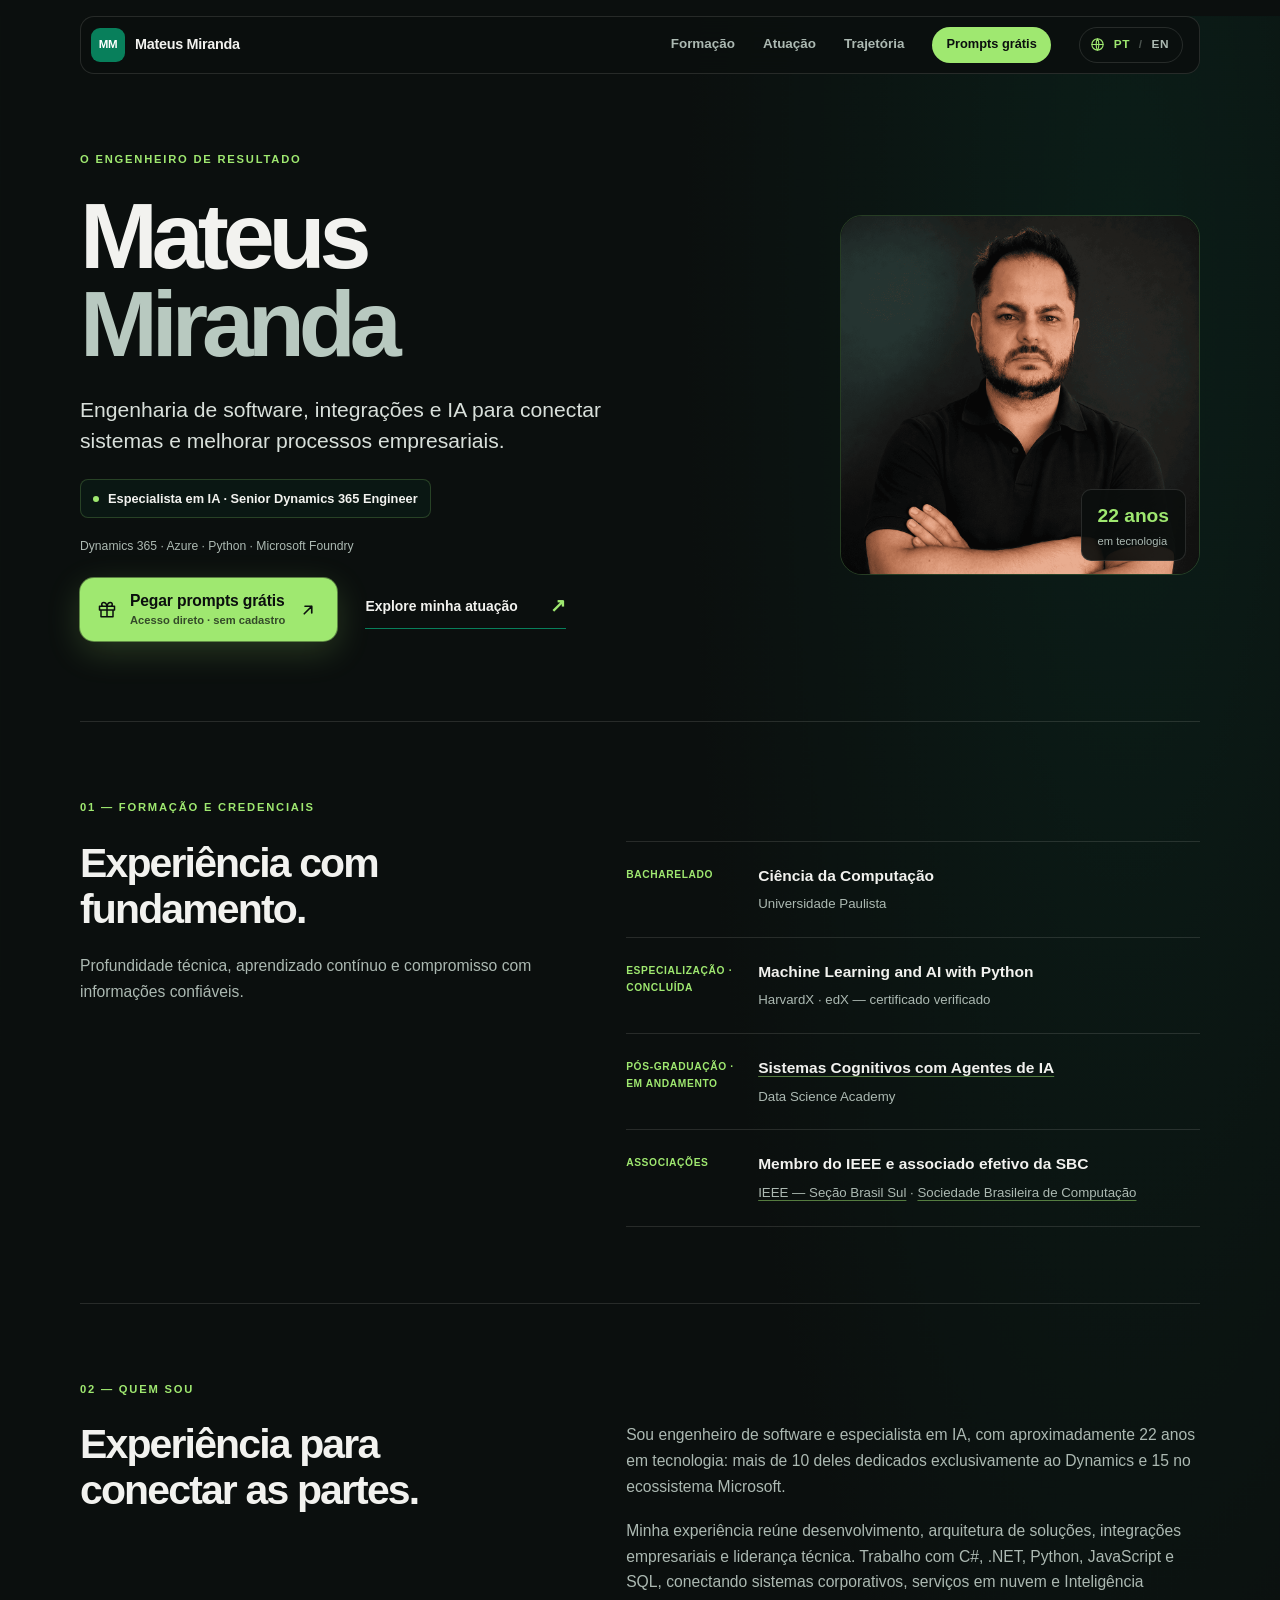
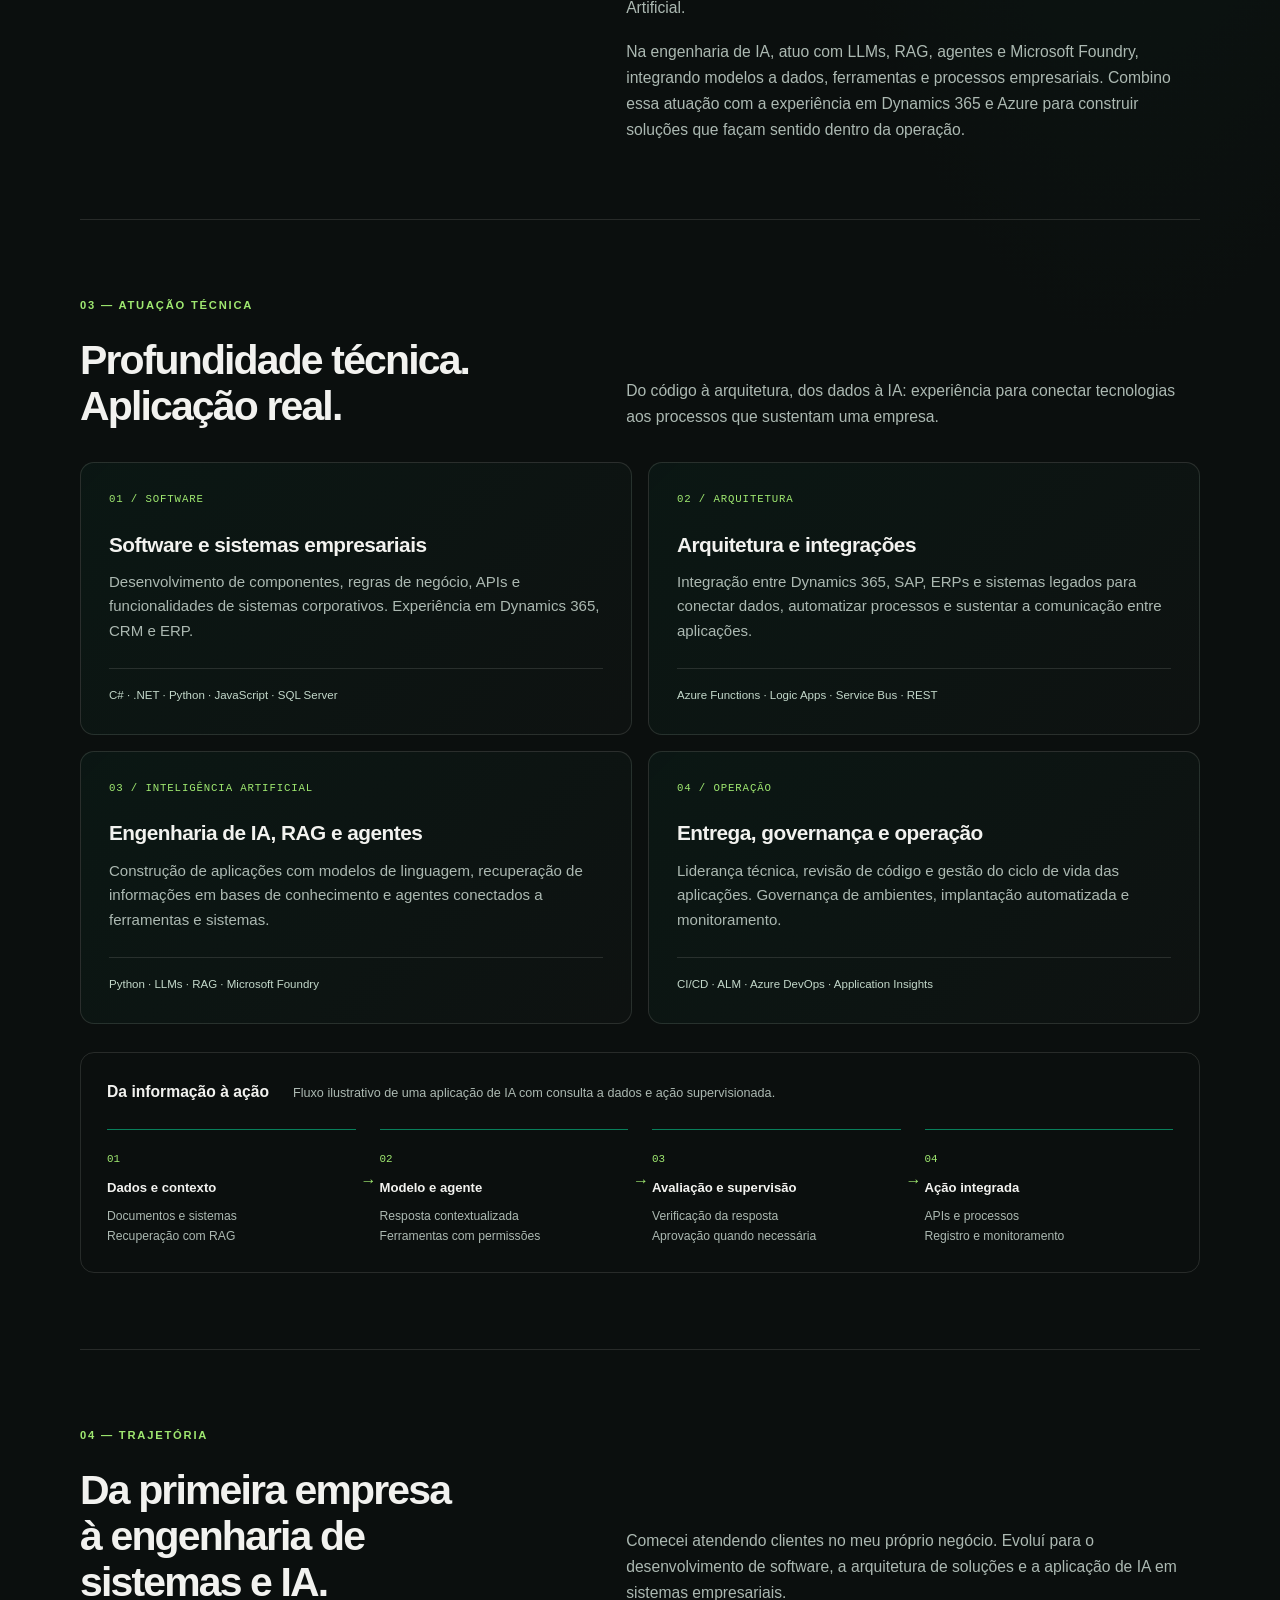
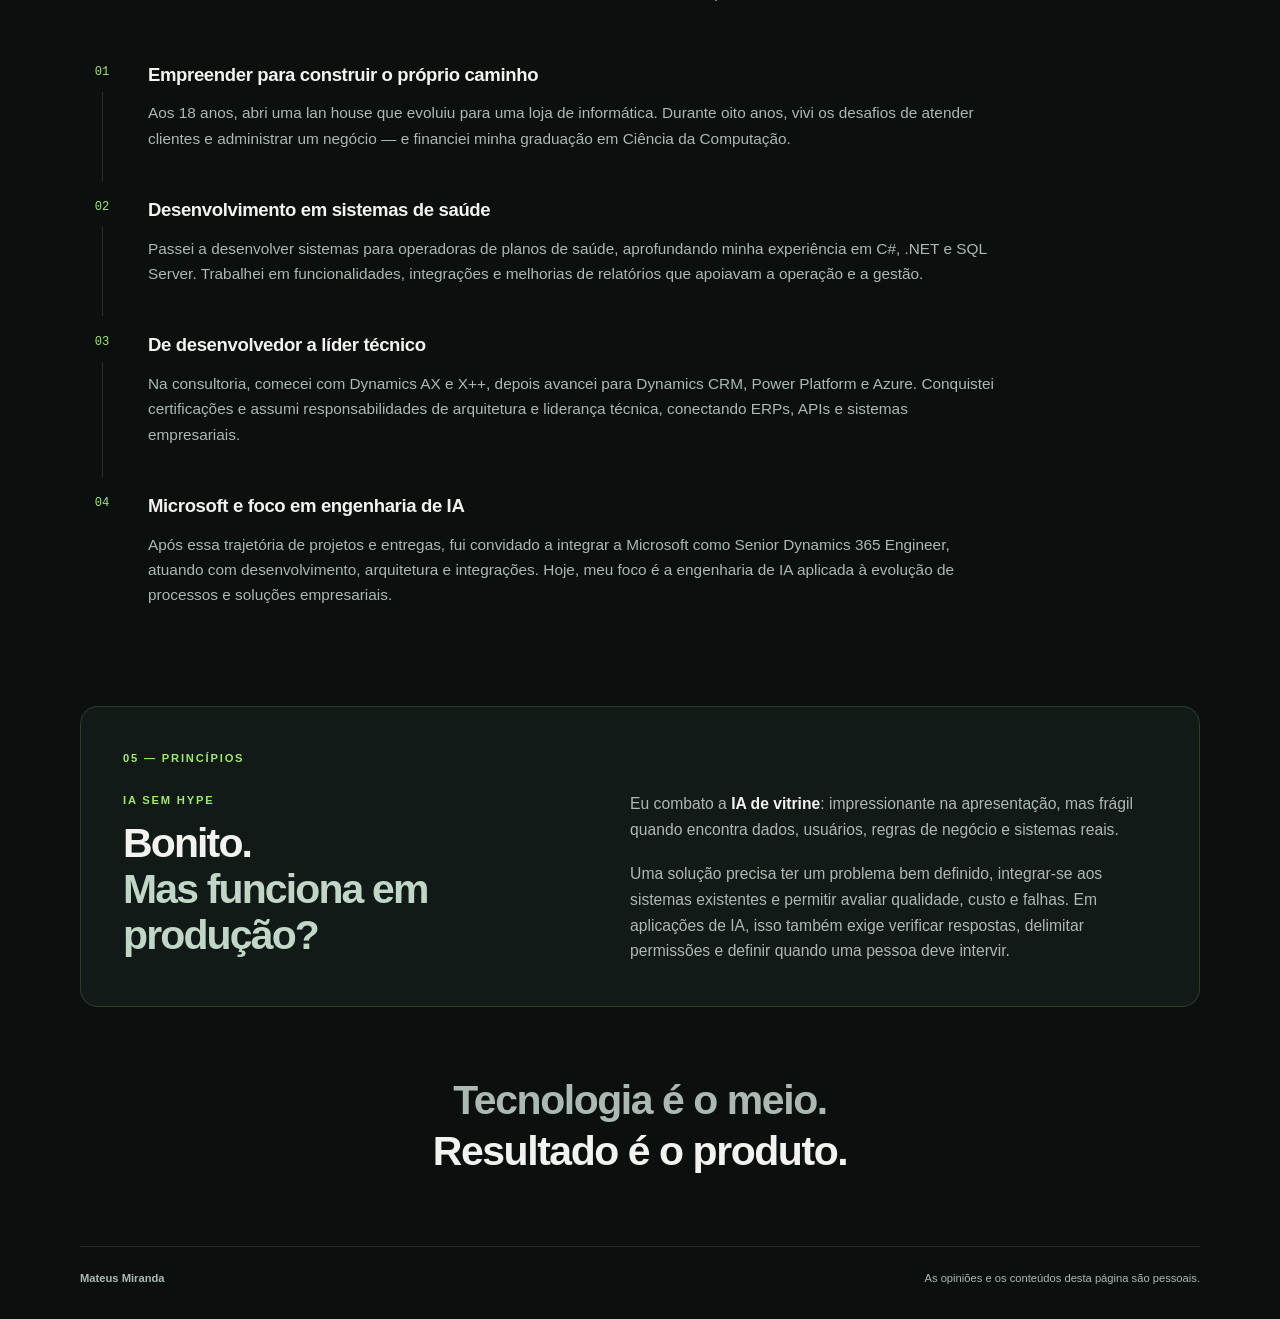
<file: index.html>
<!doctype html>
<html lang="pt-BR">
<head>
  <meta charset="utf-8">
  <meta name="viewport" content="width=device-width, initial-scale=1">
  <meta name="description" content="Mateus Miranda — Especialista em IA e Senior Dynamics 365 Engineer. Engenharia de software, Azure, Python, RAG e agentes de IA aplicados a sistemas empresariais.">
  <meta name="theme-color" content="#0b0f0e">
  <meta property="og:type" content="website">
  <meta property="og:locale" content="pt_BR">
  <meta property="og:url" content="https://mateusmirandaia.github.io/">
  <meta property="og:title" content="Mateus Miranda | Engenharia de software e IA">
  <meta property="og:description" content="Software, arquitetura e engenharia de IA para conectar sistemas e melhorar processos empresariais.">
  <meta property="og:image" content="https://mateusmirandaia.github.io/assets/mateus-miranda.png">
  <meta name="twitter:card" content="summary_large_image">
  <meta name="twitter:title" content="Mateus Miranda | Engenharia de software e IA">
  <meta name="twitter:description" content="Software, arquitetura e engenharia de IA aplicados a sistemas empresariais.">
  <meta name="twitter:image" content="https://mateusmirandaia.github.io/assets/mateus-miranda.png">
  <title>Mateus Miranda | Engenharia de IA, Dynamics 365 e Azure</title>
  <link rel="canonical" href="https://mateusmirandaia.github.io/">
  <link rel="alternate" hreflang="pt-BR" href="https://mateusmirandaia.github.io/">
  <link rel="alternate" hreflang="en" href="https://mateusmirandaia.github.io/en/">
  <link rel="alternate" hreflang="x-default" href="https://mateusmirandaia.github.io/">
  <link rel="stylesheet" href="styles.css">
</head>
<body>
  <a class="skip-link" href="#conteudo">Ir para o conteúdo</a>
  <header class="site-header">
    <a class="brand" href="#inicio" aria-label="Mateus Miranda — início"><span class="brand-mark" aria-hidden="true">MM</span><span class="brand-name">Mateus Miranda</span></a>
    <nav class="site-nav" aria-label="Navegação principal">
      <a href="#formacao">Formação</a><a href="#atuacao">Atuação</a><a href="#trajetoria">Trajetória</a><a class="nav-cta" href="https://drive.google.com/drive/folders/1ywAoeHPo-msHcX_kQ6SxG9zIAMtOaxhu?usp=sharing" target="_blank" rel="noopener">Prompts grátis</a><div class="lang-switch" role="group" aria-label="Idioma"><svg class="lang-globe" viewBox="0 0 24 24" width="15" height="15" fill="none" stroke="currentColor" stroke-width="1.8" stroke-linecap="round" aria-hidden="true"><circle cx="12" cy="12" r="9"/><path d="M3 12h18M12 3c2.8 3 2.8 15 0 18M12 3c-2.8 3-2.8 15 0 18"/></svg><a href="./" hreflang="pt-BR" lang="pt-BR" title="Português (Brasil)" aria-label="Português (Brasil)" aria-current="true">PT</a><span class="lang-sep" aria-hidden="true">/</span><a href="en/" hreflang="en" lang="en" title="English" aria-label="English">EN</a></div>
    </nav>
  </header>
  <main id="conteudo">
    <section class="hero" id="inicio" aria-labelledby="hero-title">
      <div class="hero-copy">
        <p class="eyebrow">O Engenheiro de Resultado</p>
        <h1 id="hero-title">Mateus<br><span>Miranda</span></h1>
        <p class="hero-lead">Engenharia de software, integrações e IA para conectar sistemas e melhorar processos empresariais.</p>
        <div class="role-line"><span class="status-dot" aria-hidden="true"></span>Especialista em IA · Senior Dynamics 365 Engineer</div>
        <p class="hero-stack">Dynamics 365 · Azure · Python · Microsoft Foundry</p>
        <div class="hero-actions">
          <a class="btn-primary" href="https://drive.google.com/drive/folders/1ywAoeHPo-msHcX_kQ6SxG9zIAMtOaxhu?usp=sharing" target="_blank" rel="noopener"><svg viewBox="0 0 24 24" width="18" height="18" fill="none" stroke="currentColor" stroke-width="2" stroke-linecap="round" stroke-linejoin="round" aria-hidden="true"><path d="M20 12v9H4v-9M2 7h20v5H2zM12 21V7M12 7H7.5a2.5 2.5 0 1 1 0-5C11 2 12 7 12 7zM12 7h4.5a2.5 2.5 0 1 0 0-5C13 2 12 7 12 7z"/></svg><span class="btn-text"><strong>Pegar prompts grátis</strong><small>Acesso direto · sem cadastro</small></span><svg viewBox="0 0 24 24" width="18" height="18" fill="none" stroke="currentColor" stroke-width="2.2" stroke-linecap="round" stroke-linejoin="round" aria-hidden="true"><path d="M7 17 17 7M8 7h9v9"/></svg></a>
          <a class="hero-link" href="#atuacao">Explore minha atuação <span aria-hidden="true">↗</span></a>
        </div>
      </div>
      <div class="portrait-wrap">
        <img class="portrait" src="assets/mateus-miranda.png" alt="Retrato de Mateus Miranda" width="1122" height="1402" fetchpriority="high">
        <div class="experience-badge"><strong>22 anos</strong><span>em tecnologia</span></div>
      </div>
    </section>

    <section class="section credentials" id="formacao" aria-labelledby="formacao-title">
      <div class="section-label">01 — Formação e credenciais</div>
      <div class="credentials-grid">
        <div><h2 id="formacao-title">Experiência com fundamento.</h2><p>Profundidade técnica, aprendizado contínuo e compromisso com informações confiáveis.</p></div>
        <ul class="credential-list">
          <li><span>Bacharelado</span><div><strong>Ciência da Computação</strong><small>Universidade Paulista</small></div></li>
          <li><span>Especialização · Concluída</span><div><strong>Machine Learning and AI with Python</strong><small>HarvardX · edX — certificado verificado</small></div></li>
          <li><span>Pós-graduação · Em andamento</span><div><strong><a href="https://www.datascienceacademy.com.br/course/modulo-de-pos-graduacao-em-sistemas-cognitivos-com-agentes-de-ia" target="_blank" rel="noopener">Sistemas Cognitivos com Agentes de IA</a></strong><small>Data Science Academy</small></div></li>
          <li><span>Associações</span><div><strong>Membro do IEEE e associado efetivo da SBC</strong><small><a href="https://www.ieee.org/" target="_blank" rel="noopener">IEEE — Seção Brasil Sul</a> · <a href="https://www.sbc.org.br" target="_blank" rel="noopener">Sociedade Brasileira de Computação</a></small></div></li>
        </ul>
      </div>
    </section>

    <section class="section intro" id="quem-sou" aria-labelledby="quem-sou-title">
      <div class="section-label">02 — Quem sou</div>
      <div class="intro-grid">
        <h2 id="quem-sou-title">Experiência para conectar as partes.</h2>
        <div class="prose">
          <p>Sou engenheiro de software e especialista em IA, com aproximadamente 22 anos em tecnologia: mais de 10 deles dedicados exclusivamente ao Dynamics e 15 no ecossistema Microsoft.</p>
          <p>Minha experiência reúne desenvolvimento, arquitetura de soluções, integrações empresariais e liderança técnica. Trabalho com C#, .NET, Python, JavaScript e SQL, conectando sistemas corporativos, serviços em nuvem e Inteligência Artificial.</p>
          <p>Na engenharia de IA, atuo com LLMs, RAG, agentes e Microsoft Foundry, integrando modelos a dados, ferramentas e processos empresariais. Combino essa atuação com a experiência em Dynamics 365 e Azure para construir soluções que façam sentido dentro da operação.</p>
        </div>
      </div>
    </section>

    <section class="section" id="atuacao" aria-labelledby="atuacao-title">
      <div class="section-label">03 — Atuação técnica</div>
      <div class="section-heading">
        <h2 id="atuacao-title">Profundidade técnica.<br>Aplicação real.</h2>
        <p>Do código à arquitetura, dos dados à IA: experiência para conectar tecnologias aos processos que sustentam uma empresa.</p>
      </div>
      <div class="expertise-grid">
        <article class="expertise-card">
          <span class="card-index">01 / SOFTWARE</span>
          <h3>Software e sistemas empresariais</h3>
          <p>Desenvolvimento de componentes, regras de negócio, APIs e funcionalidades de sistemas corporativos. Experiência em Dynamics 365, CRM e ERP.</p>
          <div class="tech-line">C# · .NET · Python · JavaScript · SQL Server</div>
        </article>
        <article class="expertise-card">
          <span class="card-index">02 / ARQUITETURA</span>
          <h3>Arquitetura e integrações</h3>
          <p>Integração entre Dynamics 365, SAP, ERPs e sistemas legados para conectar dados, automatizar processos e sustentar a comunicação entre aplicações.</p>
          <div class="tech-line">Azure Functions · Logic Apps · Service Bus · REST</div>
        </article>
        <article class="expertise-card">
          <span class="card-index">03 / INTELIGÊNCIA ARTIFICIAL</span>
          <h3>Engenharia de IA, RAG e agentes</h3>
          <p>Construção de aplicações com modelos de linguagem, recuperação de informações em bases de conhecimento e agentes conectados a ferramentas e sistemas.</p>
          <div class="tech-line">Python · LLMs · RAG · Microsoft Foundry</div>
        </article>
        <article class="expertise-card">
          <span class="card-index">04 / OPERAÇÃO</span>
          <h3>Entrega, governança e operação</h3>
          <p>Liderança técnica, revisão de código e gestão do ciclo de vida das aplicações. Governança de ambientes, implantação automatizada e monitoramento.</p>
          <div class="tech-line">CI/CD · ALM · Azure DevOps · Application Insights</div>
        </article>
      </div>
      <figure class="architecture">
        <figcaption><strong>Da informação à ação</strong><span>Fluxo ilustrativo de uma aplicação de IA com consulta a dados e ação supervisionada.</span></figcaption>
        <ol class="architecture-flow">
          <li><span>01</span><strong>Dados e contexto</strong><small>Documentos e sistemas<br>Recuperação com RAG</small></li>
          <li><span>02</span><strong>Modelo e agente</strong><small>Resposta contextualizada<br>Ferramentas com permissões</small></li>
          <li><span>03</span><strong>Avaliação e supervisão</strong><small>Verificação da resposta<br>Aprovação quando necessária</small></li>
          <li><span>04</span><strong>Ação integrada</strong><small>APIs e processos<br>Registro e monitoramento</small></li>
        </ol>
      </figure>
    </section>

    <section class="section" id="trajetoria" aria-labelledby="trajetoria-title">
      <div class="section-label">04 — Trajetória</div>
      <div class="section-heading">
        <h2 id="trajetoria-title">Da primeira empresa à engenharia de sistemas e IA.</h2>
        <p>Comecei atendendo clientes no meu próprio negócio. Evoluí para o desenvolvimento de software, a arquitetura de soluções e a aplicação de IA em sistemas empresariais.</p>
      </div>
      <ol class="timeline">
        <li><span class="timeline-number">01</span><div><h3>Empreender para construir o próprio caminho</h3><p>Aos 18 anos, abri uma lan house que evoluiu para uma loja de informática. Durante oito anos, vivi os desafios de atender clientes e administrar um negócio — e financiei minha graduação em Ciência da Computação.</p></div></li>
        <li><span class="timeline-number">02</span><div><h3>Desenvolvimento em sistemas de saúde</h3><p>Passei a desenvolver sistemas para operadoras de planos de saúde, aprofundando minha experiência em C#, .NET e SQL Server. Trabalhei em funcionalidades, integrações e melhorias de relatórios que apoiavam a operação e a gestão.</p></div></li>
        <li><span class="timeline-number">03</span><div><h3>De desenvolvedor a líder técnico</h3><p>Na consultoria, comecei com Dynamics AX e X++, depois avancei para Dynamics CRM, Power Platform e Azure. Conquistei certificações e assumi responsabilidades de arquitetura e liderança técnica, conectando ERPs, APIs e sistemas empresariais.</p></div></li>
        <li><span class="timeline-number">04</span><div><h3>Microsoft e foco em engenharia de IA</h3><p>Após essa trajetória de projetos e entregas, fui convidado a integrar a Microsoft como Senior Dynamics 365 Engineer, atuando com desenvolvimento, arquitetura e integrações. Hoje, meu foco é a engenharia de IA aplicada à evolução de processos e soluções empresariais.</p></div></li>
      </ol>
    </section>

    <section class="section principles" id="principios" aria-labelledby="principios-title">
      <div class="section-label">05 — Princípios</div>
      <div class="principles-grid">
        <div><p class="eyebrow">IA sem hype</p><h2 id="principios-title">Bonito.<br><span>Mas funciona em produção?</span></h2></div>
        <div class="principles-copy">
          <p>Eu combato a <strong>IA de vitrine</strong>: impressionante na apresentação, mas frágil quando encontra dados, usuários, regras de negócio e sistemas reais.</p>
          <p>Uma solução precisa ter um problema bem definido, integrar-se aos sistemas existentes e permitir avaliar qualidade, custo e falhas. Em aplicações de IA, isso também exige verificar respostas, delimitar permissões e definir quando uma pessoa deve intervir.</p>
        </div>
      </div>
    </section>
    <section class="closing" aria-label="Princípio orientador"><p>Tecnologia é o meio.</p><p class="accent">Resultado é o produto.</p></section>
  </main>
  <footer class="site-footer"><span>Mateus Miranda</span><p>As opiniões e os conteúdos desta página são pessoais.</p></footer>
</body>
</html>
</file>
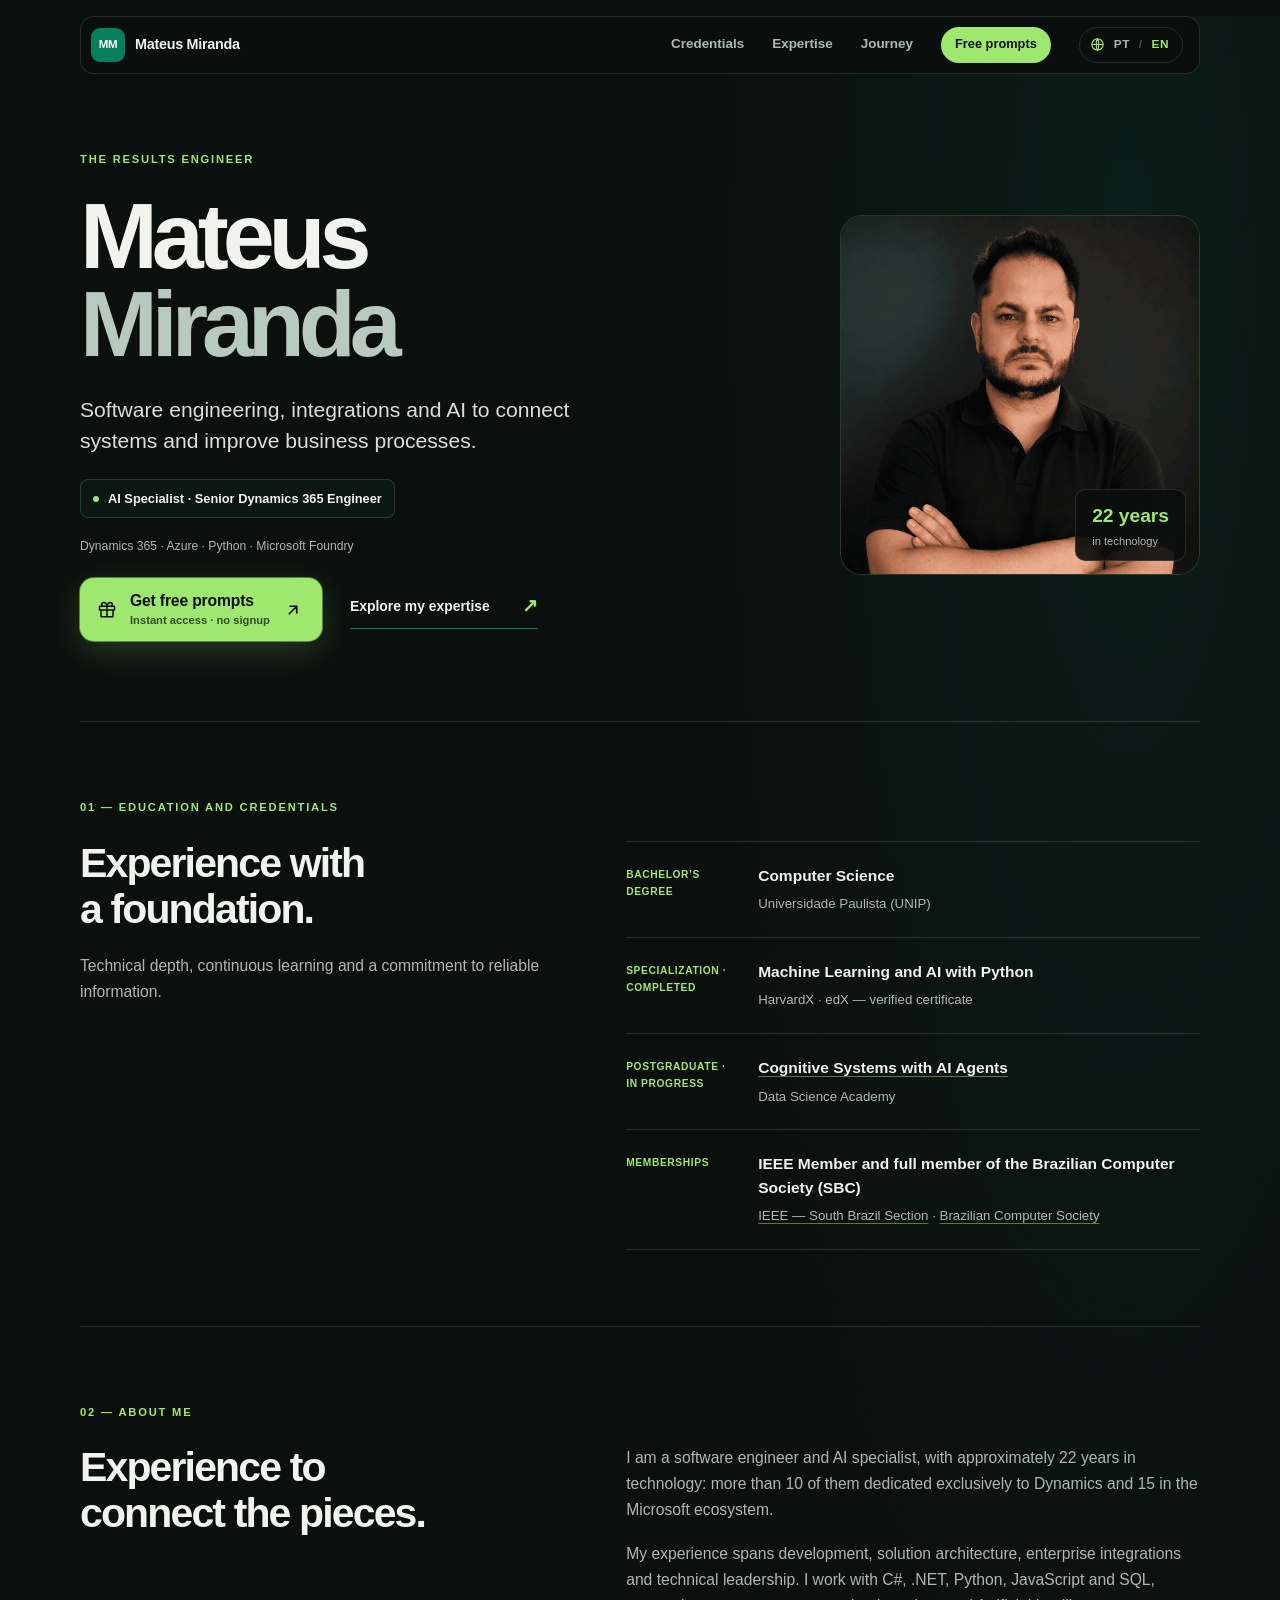
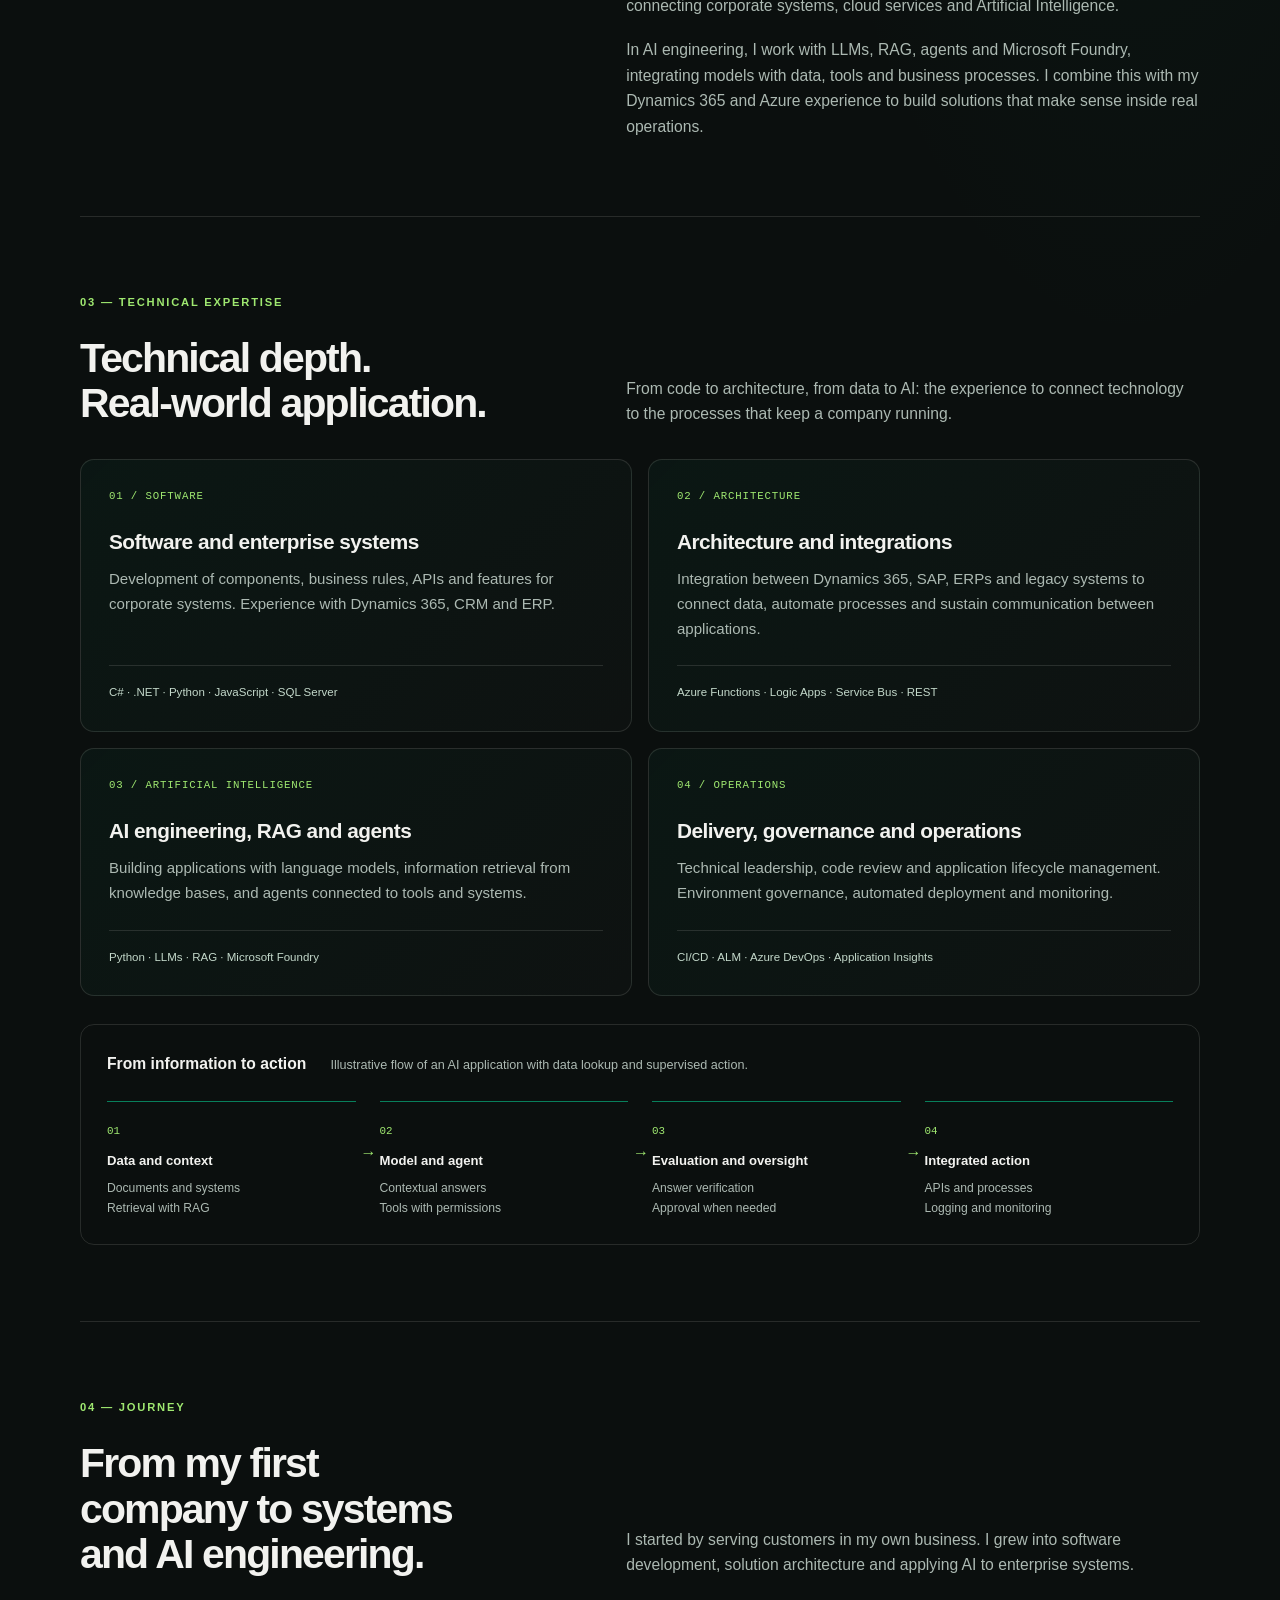
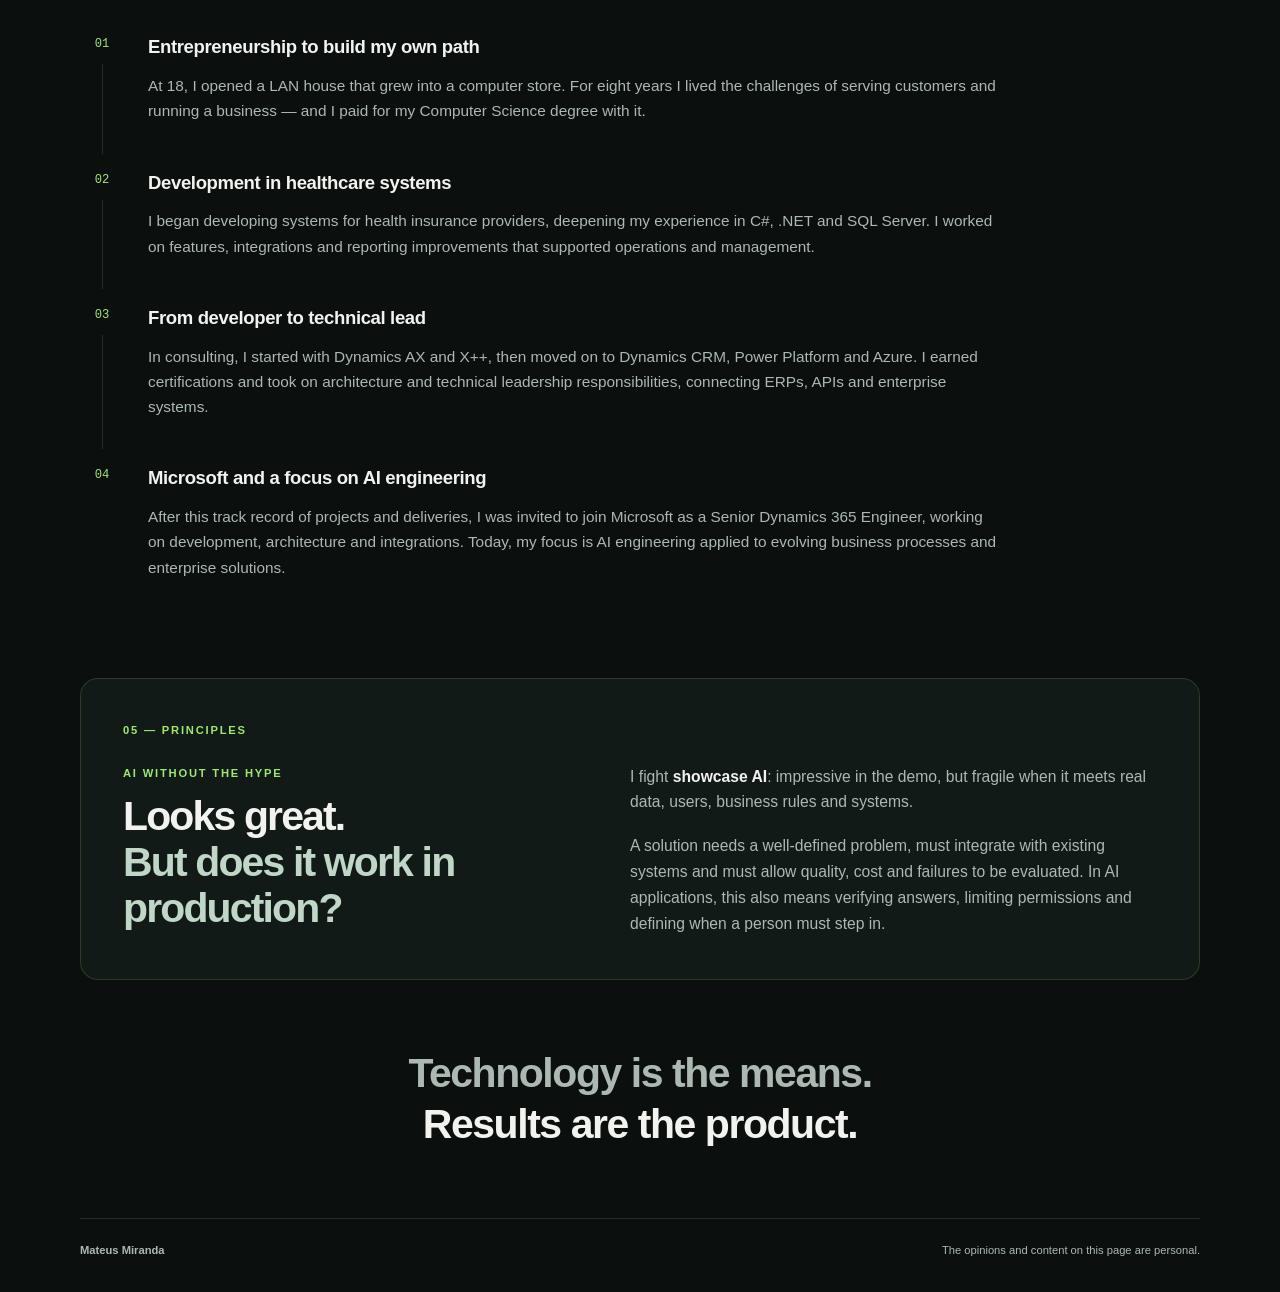
<file: en/index.html>
<!doctype html>
<html lang="en">
<head>
  <meta charset="utf-8">
  <meta name="viewport" content="width=device-width, initial-scale=1">
  <meta name="description" content="Mateus Miranda — AI Specialist and Senior Dynamics 365 Engineer. Software engineering, Azure, Python, RAG and AI agents applied to enterprise systems.">
  <meta name="theme-color" content="#0b0f0e">
  <meta property="og:type" content="website">
  <meta property="og:locale" content="en_US">
  <meta property="og:url" content="https://mateusmirandaia.github.io/en/">
  <meta property="og:title" content="Mateus Miranda | Software and AI Engineering">
  <meta property="og:description" content="Software, architecture and AI engineering to connect systems and improve business processes.">
  <meta property="og:image" content="https://mateusmirandaia.github.io/assets/mateus-miranda.png">
  <meta name="twitter:card" content="summary_large_image">
  <meta name="twitter:title" content="Mateus Miranda | Software and AI Engineering">
  <meta name="twitter:description" content="Software, architecture and AI engineering applied to enterprise systems.">
  <meta name="twitter:image" content="https://mateusmirandaia.github.io/assets/mateus-miranda.png">
  <title>Mateus Miranda | AI Engineering, Dynamics 365 and Azure</title>
  <link rel="canonical" href="https://mateusmirandaia.github.io/en/">
  <link rel="alternate" hreflang="pt-BR" href="https://mateusmirandaia.github.io/">
  <link rel="alternate" hreflang="en" href="https://mateusmirandaia.github.io/en/">
  <link rel="alternate" hreflang="x-default" href="https://mateusmirandaia.github.io/">
  <link rel="stylesheet" href="../styles.css">
</head>
<body>
  <a class="skip-link" href="#conteudo">Skip to content</a>
  <header class="site-header">
    <a class="brand" href="#inicio" aria-label="Mateus Miranda — home"><span class="brand-mark" aria-hidden="true">MM</span><span class="brand-name">Mateus Miranda</span></a>
    <nav class="site-nav" aria-label="Main navigation">
      <a href="#formacao">Credentials</a><a href="#atuacao">Expertise</a><a href="#trajetoria">Journey</a><a class="nav-cta" href="https://drive.google.com/drive/folders/1ywAoeHPo-msHcX_kQ6SxG9zIAMtOaxhu?usp=sharing" target="_blank" rel="noopener">Free prompts</a><div class="lang-switch" role="group" aria-label="Language"><svg class="lang-globe" viewBox="0 0 24 24" width="15" height="15" fill="none" stroke="currentColor" stroke-width="1.8" stroke-linecap="round" aria-hidden="true"><circle cx="12" cy="12" r="9"/><path d="M3 12h18M12 3c2.8 3 2.8 15 0 18M12 3c-2.8 3-2.8 15 0 18"/></svg><a href="../" hreflang="pt-BR" lang="pt-BR" title="Português (Brasil)" aria-label="Português (Brasil)">PT</a><span class="lang-sep" aria-hidden="true">/</span><a href="./" hreflang="en" lang="en" title="English" aria-label="English" aria-current="true">EN</a></div>
    </nav>
  </header>
  <main id="conteudo">
    <section class="hero" id="inicio" aria-labelledby="hero-title">
      <div class="hero-copy">
        <p class="eyebrow">The Results Engineer</p>
        <h1 id="hero-title">Mateus<br><span>Miranda</span></h1>
        <p class="hero-lead">Software engineering, integrations and AI to connect systems and improve business processes.</p>
        <div class="role-line"><span class="status-dot" aria-hidden="true"></span>AI Specialist · Senior Dynamics 365 Engineer</div>
        <p class="hero-stack">Dynamics 365 · Azure · Python · Microsoft Foundry</p>
        <div class="hero-actions">
          <a class="btn-primary" href="https://drive.google.com/drive/folders/1ywAoeHPo-msHcX_kQ6SxG9zIAMtOaxhu?usp=sharing" target="_blank" rel="noopener"><svg viewBox="0 0 24 24" width="18" height="18" fill="none" stroke="currentColor" stroke-width="2" stroke-linecap="round" stroke-linejoin="round" aria-hidden="true"><path d="M20 12v9H4v-9M2 7h20v5H2zM12 21V7M12 7H7.5a2.5 2.5 0 1 1 0-5C11 2 12 7 12 7zM12 7h4.5a2.5 2.5 0 1 0 0-5C13 2 12 7 12 7z"/></svg><span class="btn-text"><strong>Get free prompts</strong><small>Instant access · no signup</small></span><svg viewBox="0 0 24 24" width="18" height="18" fill="none" stroke="currentColor" stroke-width="2.2" stroke-linecap="round" stroke-linejoin="round" aria-hidden="true"><path d="M7 17 17 7M8 7h9v9"/></svg></a>
          <a class="hero-link" href="#atuacao">Explore my expertise <span aria-hidden="true">↗</span></a>
        </div>
      </div>
      <div class="portrait-wrap">
        <img class="portrait" src="../assets/mateus-miranda.png" alt="Portrait of Mateus Miranda" width="1122" height="1402" fetchpriority="high">
        <div class="experience-badge"><strong>22 years</strong><span>in technology</span></div>
      </div>
    </section>

    <section class="section credentials" id="formacao" aria-labelledby="formacao-title">
      <div class="section-label">01 — Education and credentials</div>
      <div class="credentials-grid">
        <div><h2 id="formacao-title">Experience with a foundation.</h2><p>Technical depth, continuous learning and a commitment to reliable information.</p></div>
        <ul class="credential-list">
          <li><span>Bachelor’s degree</span><div><strong>Computer Science</strong><small>Universidade Paulista (UNIP)</small></div></li>
          <li><span>Specialization · Completed</span><div><strong>Machine Learning and AI with Python</strong><small>HarvardX · edX — verified certificate</small></div></li>
          <li><span>Postgraduate · In progress</span><div><strong><a href="https://www.datascienceacademy.com.br/course/modulo-de-pos-graduacao-em-sistemas-cognitivos-com-agentes-de-ia" target="_blank" rel="noopener">Cognitive Systems with AI Agents</a></strong><small>Data Science Academy</small></div></li>
          <li><span>Memberships</span><div><strong>IEEE Member and full member of the Brazilian Computer Society (SBC)</strong><small><a href="https://www.ieee.org/" target="_blank" rel="noopener">IEEE — South Brazil Section</a> · <a href="https://www.sbc.org.br" target="_blank" rel="noopener">Brazilian Computer Society</a></small></div></li>
        </ul>
      </div>
    </section>

    <section class="section intro" id="quem-sou" aria-labelledby="quem-sou-title">
      <div class="section-label">02 — About me</div>
      <div class="intro-grid">
        <h2 id="quem-sou-title">Experience to connect the pieces.</h2>
        <div class="prose">
          <p>I am a software engineer and AI specialist, with approximately 22 years in technology: more than 10 of them dedicated exclusively to Dynamics and 15 in the Microsoft ecosystem.</p>
          <p>My experience spans development, solution architecture, enterprise integrations and technical leadership. I work with C#, .NET, Python, JavaScript and SQL, connecting corporate systems, cloud services and Artificial Intelligence.</p>
          <p>In AI engineering, I work with LLMs, RAG, agents and Microsoft Foundry, integrating models with data, tools and business processes. I combine this with my Dynamics 365 and Azure experience to build solutions that make sense inside real operations.</p>
        </div>
      </div>
    </section>

    <section class="section" id="atuacao" aria-labelledby="atuacao-title">
      <div class="section-label">03 — Technical expertise</div>
      <div class="section-heading">
        <h2 id="atuacao-title">Technical depth.<br>Real-world application.</h2>
        <p>From code to architecture, from data to AI: the experience to connect technology to the processes that keep a company running.</p>
      </div>
      <div class="expertise-grid">
        <article class="expertise-card">
          <span class="card-index">01 / SOFTWARE</span>
          <h3>Software and enterprise systems</h3>
          <p>Development of components, business rules, APIs and features for corporate systems. Experience with Dynamics 365, CRM and ERP.</p>
          <div class="tech-line">C# · .NET · Python · JavaScript · SQL Server</div>
        </article>
        <article class="expertise-card">
          <span class="card-index">02 / ARCHITECTURE</span>
          <h3>Architecture and integrations</h3>
          <p>Integration between Dynamics 365, SAP, ERPs and legacy systems to connect data, automate processes and sustain communication between applications.</p>
          <div class="tech-line">Azure Functions · Logic Apps · Service Bus · REST</div>
        </article>
        <article class="expertise-card">
          <span class="card-index">03 / ARTIFICIAL INTELLIGENCE</span>
          <h3>AI engineering, RAG and agents</h3>
          <p>Building applications with language models, information retrieval from knowledge bases, and agents connected to tools and systems.</p>
          <div class="tech-line">Python · LLMs · RAG · Microsoft Foundry</div>
        </article>
        <article class="expertise-card">
          <span class="card-index">04 / OPERATIONS</span>
          <h3>Delivery, governance and operations</h3>
          <p>Technical leadership, code review and application lifecycle management. Environment governance, automated deployment and monitoring.</p>
          <div class="tech-line">CI/CD · ALM · Azure DevOps · Application Insights</div>
        </article>
      </div>
      <figure class="architecture">
        <figcaption><strong>From information to action</strong><span>Illustrative flow of an AI application with data lookup and supervised action.</span></figcaption>
        <ol class="architecture-flow">
          <li><span>01</span><strong>Data and context</strong><small>Documents and systems<br>Retrieval with RAG</small></li>
          <li><span>02</span><strong>Model and agent</strong><small>Contextual answers<br>Tools with permissions</small></li>
          <li><span>03</span><strong>Evaluation and oversight</strong><small>Answer verification<br>Approval when needed</small></li>
          <li><span>04</span><strong>Integrated action</strong><small>APIs and processes<br>Logging and monitoring</small></li>
        </ol>
      </figure>
    </section>

    <section class="section" id="trajetoria" aria-labelledby="trajetoria-title">
      <div class="section-label">04 — Journey</div>
      <div class="section-heading">
        <h2 id="trajetoria-title">From my first company to systems and AI engineering.</h2>
        <p>I started by serving customers in my own business. I grew into software development, solution architecture and applying AI to enterprise systems.</p>
      </div>
      <ol class="timeline">
        <li><span class="timeline-number">01</span><div><h3>Entrepreneurship to build my own path</h3><p>At 18, I opened a LAN house that grew into a computer store. For eight years I lived the challenges of serving customers and running a business — and I paid for my Computer Science degree with it.</p></div></li>
        <li><span class="timeline-number">02</span><div><h3>Development in healthcare systems</h3><p>I began developing systems for health insurance providers, deepening my experience in C#, .NET and SQL Server. I worked on features, integrations and reporting improvements that supported operations and management.</p></div></li>
        <li><span class="timeline-number">03</span><div><h3>From developer to technical lead</h3><p>In consulting, I started with Dynamics AX and X++, then moved on to Dynamics CRM, Power Platform and Azure. I earned certifications and took on architecture and technical leadership responsibilities, connecting ERPs, APIs and enterprise systems.</p></div></li>
        <li><span class="timeline-number">04</span><div><h3>Microsoft and a focus on AI engineering</h3><p>After this track record of projects and deliveries, I was invited to join Microsoft as a Senior Dynamics 365 Engineer, working on development, architecture and integrations. Today, my focus is AI engineering applied to evolving business processes and enterprise solutions.</p></div></li>
      </ol>
    </section>

    <section class="section principles" id="principios" aria-labelledby="principios-title">
      <div class="section-label">05 — Principles</div>
      <div class="principles-grid">
        <div><p class="eyebrow">AI without the hype</p><h2 id="principios-title">Looks great.<br><span>But does it work in production?</span></h2></div>
        <div class="principles-copy">
          <p>I fight <strong>showcase AI</strong>: impressive in the demo, but fragile when it meets real data, users, business rules and systems.</p>
          <p>A solution needs a well-defined problem, must integrate with existing systems and must allow quality, cost and failures to be evaluated. In AI applications, this also means verifying answers, limiting permissions and defining when a person must step in.</p>
        </div>
      </div>
    </section>
    <section class="closing" aria-label="Guiding principle"><p>Technology is the means.</p><p class="accent">Results are the product.</p></section>
  </main>
  <footer class="site-footer"><span>Mateus Miranda</span><p>The opinions and content on this page are personal.</p></footer>
</body>
</html>
</file>
<file: styles.css>
:root {
  color-scheme: dark;
  --bg: #0b0f0e;
  --panel: #111a17;
  --text: #f2f2ef;
  --muted: #acb9b2;
  --green: #087f5b;
  --accent: #9fe870;
  --line: rgba(242,242,239,.12);
  --page: min(1120px, calc(100% - 64px));
  font-family: Inter, "Segoe UI", Roboto, Helvetica, Arial, sans-serif;
}
* { box-sizing: border-box; }
html { scroll-behavior: smooth; background: var(--bg); scroll-padding-top: 100px; }
body { margin: 0; color: var(--text); background: radial-gradient(ellipse at 88% 6%,rgba(8,127,91,.13),transparent 28%),var(--bg); line-height: 1.65; }
a { color: inherit; text-decoration: none; }
a:focus-visible { outline: 2px solid var(--accent); outline-offset: 6px; border-radius: 3px; }
img { display: block; max-width: 100%; }
p { margin: 0 0 18px; }
.skip-link { position: fixed; top: 12px; left: 12px; z-index: 100; padding: 10px 16px; background: var(--accent); color: var(--bg); transform: translateY(-160%); }
.skip-link:focus { transform: none; }
.site-header { position: sticky; top: 16px; z-index: 50; display: flex; justify-content: space-between; align-items: center; width: var(--page); margin: 16px auto 0; padding: 10px 16px 10px 10px; border: 1px solid var(--line); border-radius: 14px; background: rgba(11,15,14,.94); backdrop-filter: blur(14px); }
.brand { display: flex; align-items: center; gap: 10px; font-size: .9rem; font-weight: 700; letter-spacing: -.02em; }
.brand-mark { display: grid; place-items: center; width: 34px; height: 34px; border-radius: 9px; background: var(--green); color: white; font-size: .72rem; }
.site-nav { display: flex; gap: 28px; font-size: .84rem; font-weight: 600; color: var(--muted); }
.site-nav a { padding: 6px 0; }
.site-nav a:hover { color: var(--accent); }
.lang-switch { display: inline-flex; align-items: center; gap: 6px; padding: 5px 10px; border: 1px solid var(--line); border-radius: 999px; font-size: .74rem; font-weight: 700; letter-spacing: .04em; color: var(--muted); }
.site-nav .lang-switch a { padding: 2px 3px; }
.lang-globe { flex-shrink: 0; color: var(--accent); }
.lang-sep { opacity: .4; }
.lang-switch a[aria-current="true"] { color: var(--accent); }
.hero { display: grid; grid-template-columns: 1.2fr .8fr; align-items: center; gap: 64px; width: var(--page); margin: auto; padding: 76px 0 80px; }
.eyebrow,.section-label { margin: 0 0 24px; color: var(--accent); font-size: .7rem; font-weight: 750; letter-spacing: .16em; text-transform: uppercase; }
.hero h1 { margin: 0; font-size: clamp(4.1rem,7.3vw,6.4rem); font-weight: 800; line-height: .94; letter-spacing: -.065em; }
.hero h1 span { color: #b8c9c0; }
.hero-lead { max-width: 560px; margin: 26px 0 22px; font-size: clamp(1.1rem,1.8vw,1.32rem); line-height: 1.5; color: #d9e0db; }
.role-line { display: inline-flex; align-items: center; gap: 9px; padding: 8px 12px; border: 1px solid rgba(159,232,112,.2); border-radius: 8px; background: rgba(8,127,91,.08); font-size: .8rem; font-weight: 600; }
.status-dot { width: 6px; height: 6px; flex: 0 0 6px; border-radius: 50%; background: var(--accent); }
.hero-stack { margin: 18px 0 22px; color: var(--muted); font-size: .76rem; }
.hero-link { display: inline-flex; gap: 32px; align-items: center; padding-bottom: 6px; border-bottom: 1px solid var(--green); font-weight: 650; font-size: .87rem; }
.hero-link span { color: var(--accent); font-size: 1.2rem; }
.portrait-wrap { position: relative; justify-self: end; width: min(100%,360px); aspect-ratio: 1; }
.portrait { width: 100%; height: 100%; object-fit: cover; object-position: 50% 30%; border: 1px solid rgba(159,232,112,.19); border-radius: 22px; }
.experience-badge { position: absolute; right: 14px; bottom: 14px; display: flex; flex-direction: column; padding: 10px 16px; border: 1px solid var(--line); border-radius: 10px; background: rgba(11,15,14,.91); }
.experience-badge strong { font-size: 1.2rem; color: var(--accent); }
.experience-badge span { font-size: .7rem; color: var(--muted); }
.section { width: var(--page); margin: auto; padding: 76px 0; border-top: 1px solid var(--line); }
.section h2 { margin: 0; max-width: 660px; font-size: clamp(2rem,3.2vw,3.1rem); line-height: 1.12; letter-spacing: -.045em; font-weight: 720; text-wrap: balance; }
.intro-grid,.section-heading,.credentials-grid,.principles-grid { display: grid; grid-template-columns: 1fr 1.2fr; gap: 68px; }
.prose,.section-heading p,.credentials-grid p,.principles-copy { color: var(--muted); font-size: .98rem; }
.prose p:last-child,.section-heading p:last-child,.principles-copy p:last-child { margin-bottom: 0; }
.section-heading { align-items: end; margin-bottom: 32px; }
.expertise-grid { display: grid; grid-template-columns: repeat(2,minmax(0,1fr)); gap: 16px; }
.expertise-card { display: flex; flex-direction: column; padding: 28px; border: 1px solid var(--line); border-radius: 14px; background: linear-gradient(135deg,rgba(8,127,91,.07),rgba(255,255,255,.015)); transition: border-color .2s ease; }
.expertise-card:hover { border-color: rgba(159,232,112,.4); }
.card-index { font-family: Consolas,monospace; color: var(--accent); font-size: .67rem; letter-spacing: .08em; }
.expertise-card h3 { margin: 22px 0 12px; font-size: 1.3rem; line-height: 1.3; letter-spacing: -.025em; }
.expertise-card p { color: var(--muted); font-size: .94rem; margin: 0 0 24px; }
.tech-line { margin-top: auto; padding-top: 16px; border-top: 1px solid var(--line); font-size: .72rem; color: #c3d8ca; line-height: 1.8; }
.architecture { margin: 28px 0 0; padding: 26px; border: 1px solid var(--line); border-radius: 14px; }
.architecture figcaption { display: flex; gap: 24px; align-items: baseline; }
.architecture figcaption strong { font-size: .98rem; flex-shrink: 0; }
.architecture figcaption span { font-size: .79rem; color: var(--muted); }
.architecture-flow { display: grid; grid-template-columns: repeat(4,minmax(0,1fr)); gap: 24px; list-style: none; padding: 0; margin: 24px 0 0; }
.architecture-flow li { position: relative; border-top: 1px solid var(--green); padding: 14px 0 0; }
.architecture-flow li + li::before { content: "→"; position: absolute; left: -19px; top: 38px; color: var(--accent); }
.architecture-flow span { color: var(--accent); font: .68rem Consolas,monospace; }
.architecture-flow strong,.architecture-flow small { display: block; }
.architecture-flow strong { font-size: .82rem; margin: 7px 0; }
.architecture-flow small { font-size: .76rem; color: var(--muted); }
.timeline { list-style: none; padding: 0; margin: 0; }
.timeline li { display: grid; grid-template-columns: 44px 1fr; gap: 24px; padding: 22px 0; }
.timeline-number { position: relative; display: flex; align-items: flex-start; justify-content: center; color: var(--accent); font: .76rem Consolas,monospace; padding-top: 5px; }
.timeline li:not(:last-child) .timeline-number::after { content: ""; position: absolute; width: 1px; top: 32px; bottom: -30px; left: 50%; background: var(--line); }
.timeline h3 { margin: 0 0 10px; font-size: 1.16rem; letter-spacing: -.02em; }
.timeline p { max-width: 850px; margin: 0; color: var(--muted); font-size: .96rem; }
.credentials-grid p { margin-top: 20px; }
.credential-list { margin: 0; padding: 0; list-style: none; border-top: 1px solid var(--line); }
.credential-list li { display: grid; grid-template-columns: 112px 1fr; gap: 20px; padding: 22px 0; border-bottom: 1px solid var(--line); }
.credential-list li > span { padding-top: 3px; color: var(--accent); font-size: .64rem; letter-spacing: .06em; font-weight: 700; text-transform: uppercase; }
.credential-list strong { display: block; font-size: .97rem; line-height: 1.5; }
.credential-list a { color: inherit; text-decoration: underline; text-decoration-color: rgba(159,232,112,.5); text-underline-offset: 3px; }
.credential-list a:hover { color: var(--accent); }
.credential-list small { display: block; color: var(--muted); margin-top: 6px; font-size: .83rem; }
.principles { padding: 42px; border: 1px solid rgba(159,232,112,.17); border-radius: 18px; background: var(--panel); }
.principles h2 span { color: #c0d7c7; }
.principles .eyebrow { margin-bottom: 12px; }
.principles-copy strong { color: var(--text); }
.closing { width: var(--page); margin: auto; padding: 68px 0; text-align: center; }
.closing p { margin: 0; color: var(--muted); font-size: clamp(1.5rem,3.2vw,2.6rem); font-weight: 650; line-height: 1.25; letter-spacing: -.035em; }
.closing .accent { color: var(--text); }
.site-footer { display: flex; justify-content: space-between; gap: 40px; width: var(--page); margin: auto; padding: 22px 0 32px; border-top: 1px solid var(--line); color: var(--muted); font-size: .7rem; }
.site-footer > span { flex-shrink: 0; font-weight: 700; }
.site-footer p { max-width: 540px; margin: 0; text-align: right; }
@media (max-width: 900px) {
  :root { --page: calc(100% - 40px); }
  .hero { gap: 32px; padding: 56px 0; grid-template-columns: 1.15fr .85fr; }
  .hero h1 { font-size: clamp(3.5rem,8vw,5rem); }
  .intro-grid,.section-heading,.credentials-grid,.principles-grid { gap: 32px; }
  .architecture figcaption { display: block; }
  .architecture figcaption span { display: block; margin-top: 6px; }
  .architecture-flow { grid-template-columns: repeat(2,minmax(0,1fr)); }
  .architecture-flow li + li::before { content: none; }
}
@media (max-width: 640px) {
  :root { --page: calc(100% - 36px); }
  html { scroll-padding-top: 132px; }
  .site-header { top: 8px; flex-direction: column; align-items: stretch; gap: 7px; padding: 10px 12px 6px; margin-top: 8px; }
  .brand { font-size: .85rem; }
  .brand-mark { width: 28px; height: 28px; font-size: .65rem; }
  .site-nav { justify-content: space-between; gap: 12px; border-top: 1px solid var(--line); padding-top: 3px; font-size: .78rem; }
  .site-nav a { padding: 8px 4px; }
  .site-nav { gap: 6px; }
  .lang-switch { padding: 2px 8px; gap: 4px; }
  .hero { grid-template-columns: 1fr; gap: 32px; padding: 38px 0 44px; }
  .hero h1 { font-size: clamp(3.6rem,17vw,5rem); }
  .eyebrow,.section-label { margin-bottom: 18px; font-size: .65rem; }
  .hero-lead { margin: 22px 0 18px; font-size: 1.06rem; }
  .role-line { font-size: .72rem; }
  .hero-stack { font-size: .73rem; }
  .portrait-wrap { width: min(100%,290px); justify-self: center; }
  .section { padding: 46px 0; }
  .section h2 { font-size: 2rem; }
  .intro-grid,.section-heading,.credentials-grid,.principles-grid { grid-template-columns: 1fr; gap: 22px; }
  .section-heading { margin-bottom: 24px; }
  .expertise-grid { grid-template-columns: 1fr; }
  .expertise-card { padding: 23px; }
  .expertise-card h3 { font-size: 1.2rem; margin-top: 16px; }
  .architecture { padding: 22px; }
  .architecture-flow { grid-template-columns: 1fr; gap: 22px; }
  .architecture-flow li { padding-left: 20px; border-top: 0; border-left: 1px solid var(--green); padding-top: 0; }
  .architecture-flow li + li::before { content: "↓"; left: -5px; top: -23px; font-size: .85rem; }
  .timeline li { grid-template-columns: 24px 1fr; gap: 16px; padding: 18px 0; }
  .timeline h3 { font-size: 1.1rem; }
  .credential-list li { grid-template-columns: 1fr; gap: 7px; padding: 19px 0; }
  .principles { padding: 26px 22px; }
  .closing { padding: 46px 0; }
  .site-footer { flex-direction: column; gap: 10px; }
  .site-footer p { text-align: left; }
}
@media (prefers-reduced-motion: reduce) { html { scroll-behavior: auto; } * { transition: none !important; } }

.hero-actions { display: flex; flex-wrap: wrap; align-items: center; gap: 22px 28px; }
.btn-primary { display: inline-flex; align-items: center; gap: 14px; padding: 14px 20px 14px 18px; border-radius: 14px; background: var(--accent); color: #0b0f0e; box-shadow: 0 0 0 1px rgba(159,232,112,.5), 0 10px 34px rgba(159,232,112,.2); transition: transform .18s ease, box-shadow .18s ease; }
.btn-primary:hover { transform: translateY(-2px); box-shadow: 0 0 0 1px rgba(159,232,112,.8), 0 14px 40px rgba(159,232,112,.32); }
.btn-primary:focus-visible { outline-color: var(--text); }
.btn-text { display: flex; flex-direction: column; line-height: 1.2; text-align: left; }
.btn-text strong { font-size: .98rem; font-weight: 750; letter-spacing: -.01em; }
.btn-text small { margin-top: 3px; font-size: .7rem; font-weight: 600; opacity: .72; }
.nav-cta { padding: 6px 14px !important; border-radius: 999px; background: var(--accent); color: #0b0f0e !important; font-weight: 750; font-size: .8rem; white-space: nowrap; }
.nav-cta:hover { background: #b6f28c; color: #0b0f0e !important; }
@media (max-width: 640px) {
  .hero-actions { flex-direction: column; align-items: stretch; gap: 20px; }
  .btn-primary { justify-content: center; }
  .btn-primary .btn-text { align-items: center; }
  .nav-cta { display: none; }
}
</file>
